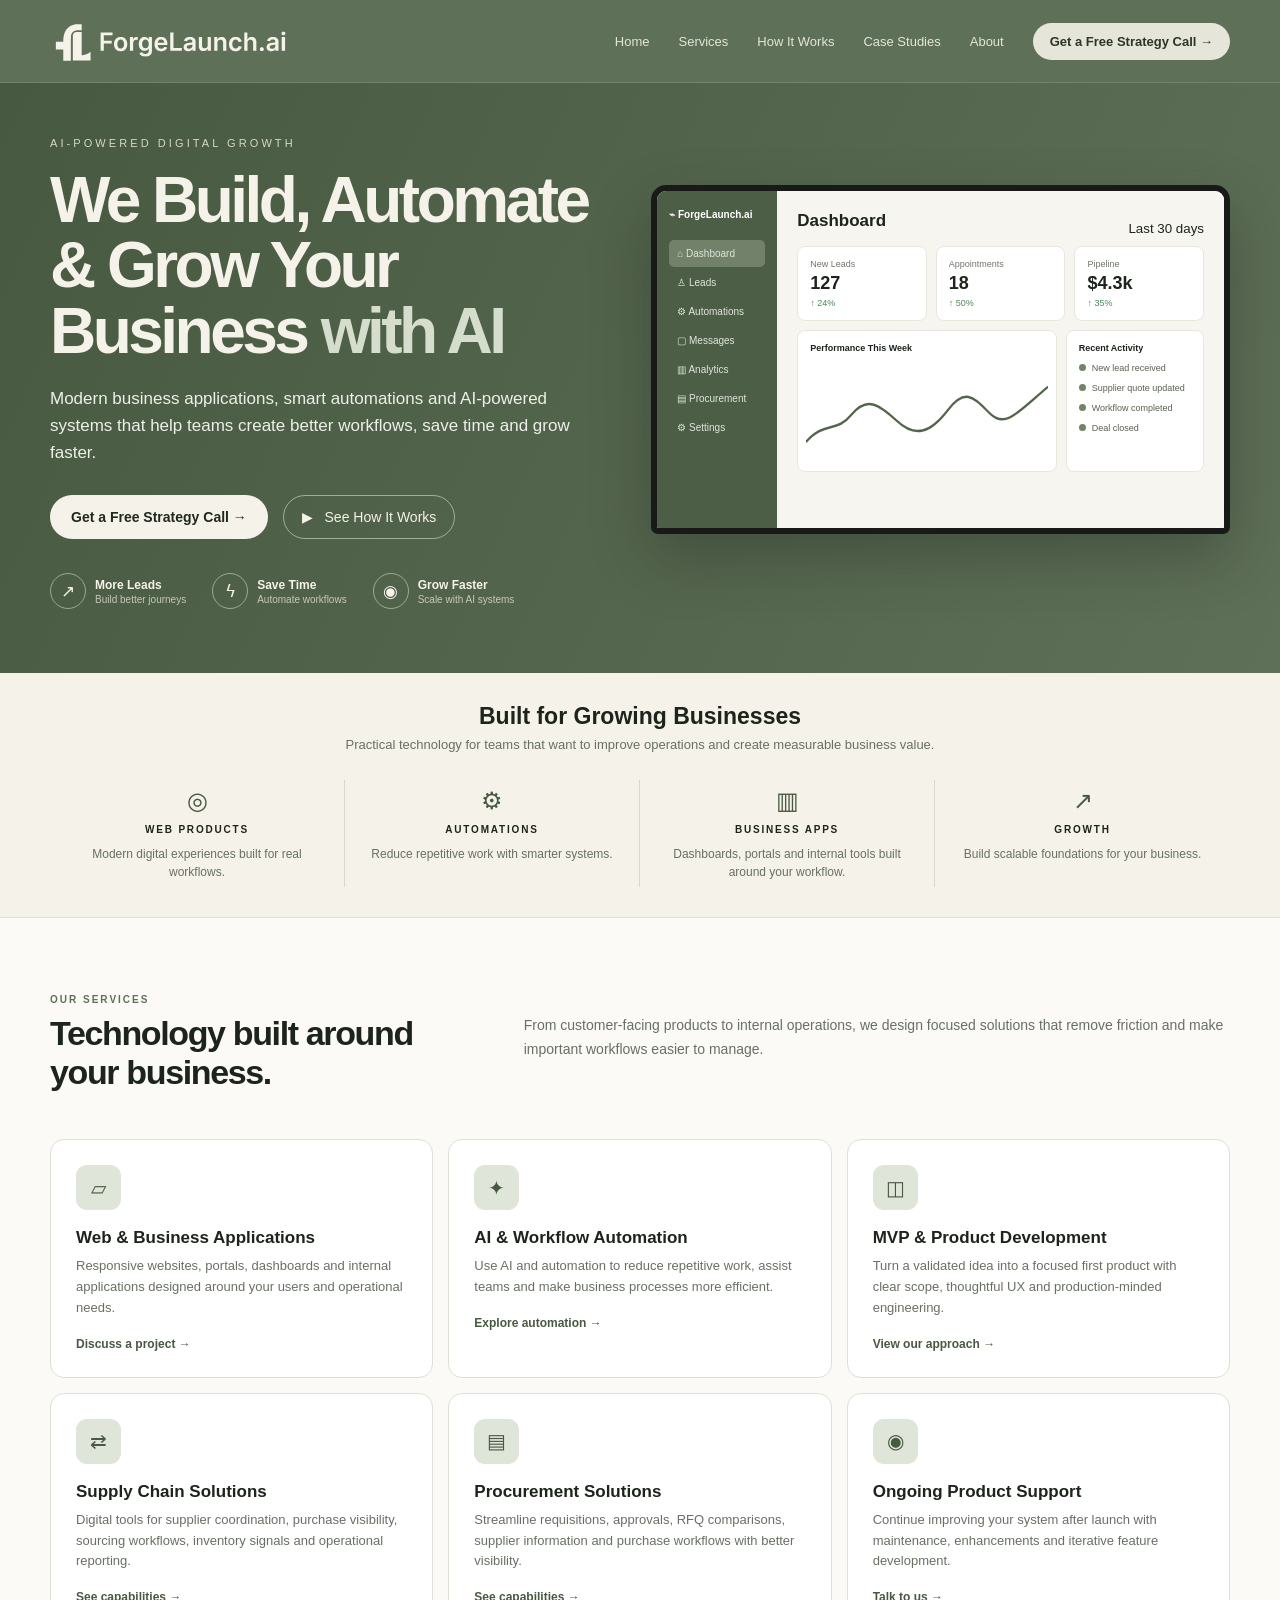
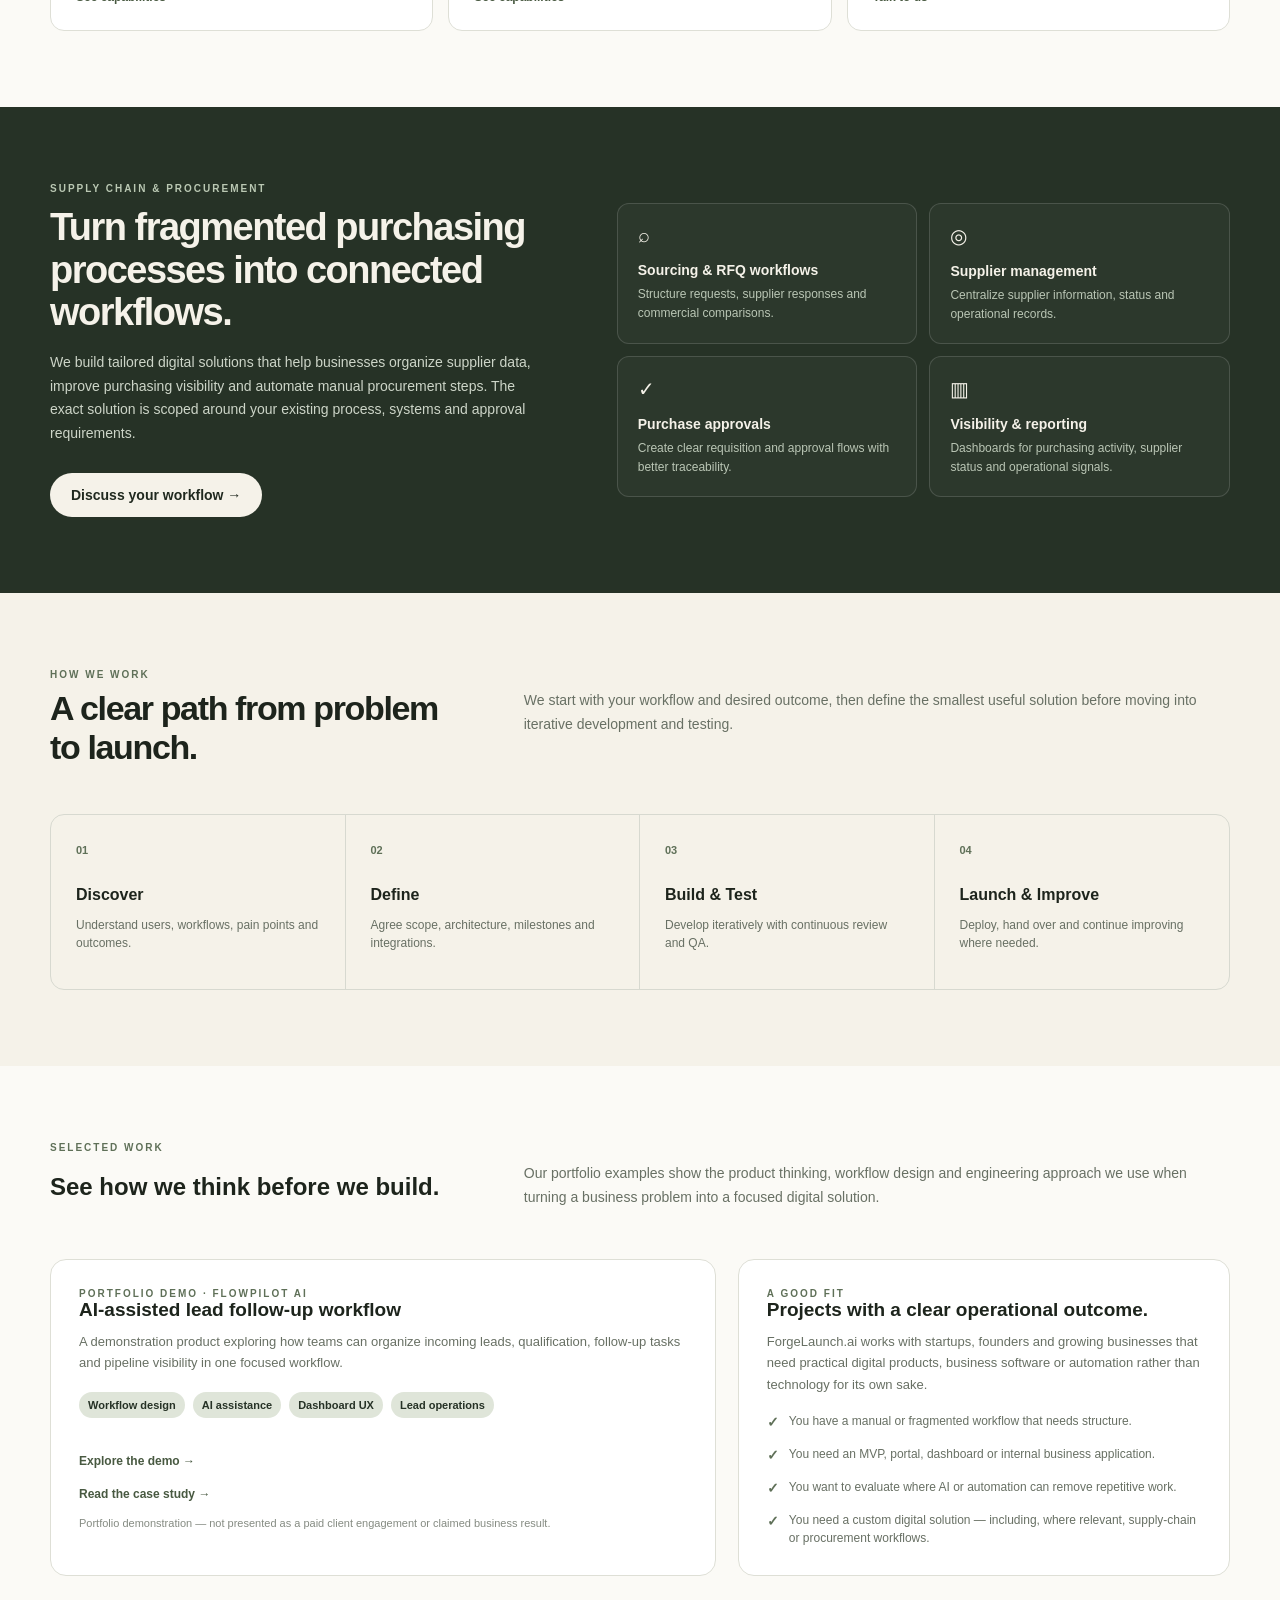
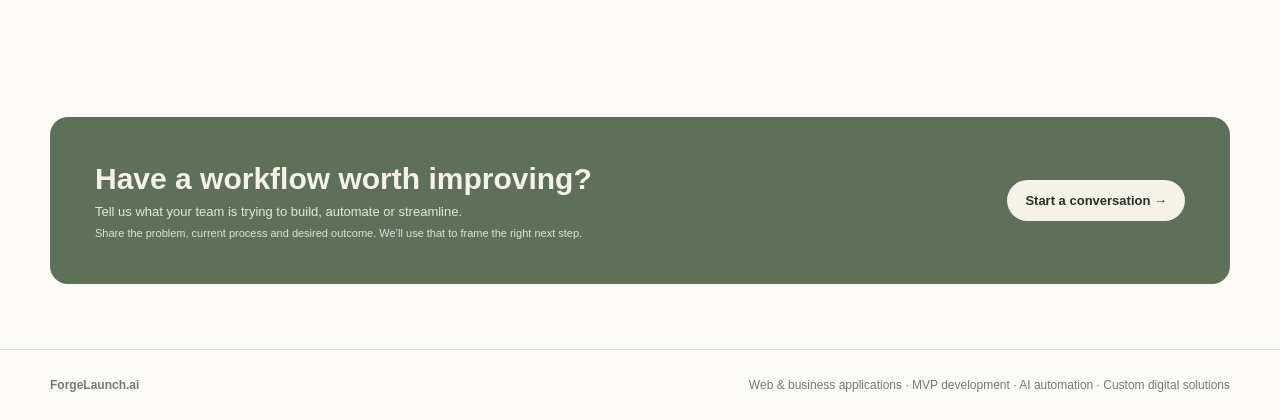
<file: index.html>
<!doctype html><html lang="en"><head><meta charset="utf-8"><meta name="viewport" content="width=device-width,initial-scale=1"><meta name="description" content="ForgeLaunch.ai builds websites, business applications, MVPs, AI automations and custom digital solutions for startups and growing businesses, with supply chain and procurement as additional specialist services."><title>ForgeLaunch.ai — Build, Automate & Grow</title>
<style>
:root{--olive:#5f7058;--olive2:#485941;--deep:#263226;--cream:#f5f2e9;--paper:#fbfaf6;--sage:#dfe5d9;--muted:#687064;--line:#dedfd6;--white:#fff}
*{box-sizing:border-box}html{scroll-behavior:smooth}body{margin:0;font-family:-apple-system,BlinkMacSystemFont,"SF Pro Display","Segoe UI",Roboto,Arial,sans-serif;color:#1d241c;background:var(--paper);-webkit-font-smoothing:antialiased}a{text-decoration:none;color:inherit}.wrap{width:min(1180px,calc(100% - 42px));margin:auto}
header{background:var(--olive);color:var(--cream);border-bottom:1px solid #ffffff22}.nav{height:82px;display:flex;align-items:center;justify-content:space-between}.brand{display:flex;align-items:center;gap:11px;font-size:20px;font-weight:750;letter-spacing:-.03em;height:82px;line-height:1}.brand-logo{display:block;width:320px;height:auto;max-height:64px;flex:0 0 320px;object-fit:contain;object-position:left center}.brand>span{display:flex;align-items:baseline;white-space:nowrap}.monogram{width:39px;height:39px;position:relative;color:var(--cream)}.monogram .f{position:absolute;left:3px;top:12px;width:17px;height:20px;border-left:6px solid currentColor;border-top:6px solid currentColor}.monogram .f:after{content:"";position:absolute;left:0;top:5px;width:13px;border-top:5px solid currentColor}.monogram .l{position:absolute;right:3px;top:4px;width:17px;height:29px;border-left:6px solid currentColor;border-bottom:6px solid currentColor;border-radius:12px 0 0 0}.brand small{font-weight:500;opacity:.72}.links{display:flex;align-items:center;gap:29px;font-size:13px}.links a{opacity:.9}.navcta{background:var(--cream);color:#253023!important;padding:11px 17px;border-radius:999px;font-weight:700}.menu-toggle{display:none;width:44px;height:44px;border:1px solid #ffffff55;border-radius:10px;background:transparent;color:var(--cream);font-size:24px;place-items:center;cursor:pointer}.nav{position:relative}
.hero{background:linear-gradient(115deg,var(--olive2),var(--olive));color:var(--cream);overflow:hidden}.hero-grid{display:grid;grid-template-columns:1fr 1.05fr;gap:50px;align-items:center;padding:54px 0 64px}.eyebrow{font-size:11px;letter-spacing:.28em;text-transform:uppercase;opacity:.82}.hero h1{font-size:clamp(45px,5vw,65px);line-height:1.02;letter-spacing:-.055em;margin:19px 0 21px;max-width:620px}.hero h1 span{color:#d5ddcc}.lead{font-size:17px;line-height:1.6;color:#edf0e8;max-width:600px}.actions{display:flex;gap:15px;align-items:center;margin:29px 0 34px}.primary{background:var(--cream);color:#20291f;padding:14px 21px;border-radius:999px;font-size:14px;font-weight:700}.secondary{border:1px solid #e9eee188;padding:13px 18px;border-radius:999px;font-size:14px}.benefits{display:flex;gap:26px}.benefit{font-size:12px;display:flex;align-items:center;gap:9px}.bi{width:36px;height:36px;border:1px solid #e8ede080;border-radius:50%;display:grid;place-items:center;font-size:17px}.benefit small{display:block;opacity:.72;margin-top:2px}
.visual{position:relative;min-height:425px}.laptop{position:absolute;left:0;top:24px;width:100%;background:#121713;border:6px solid #171a17;border-radius:15px 15px 7px 7px;box-shadow:0 25px 60px #1c251b55;overflow:hidden}.app{display:grid;grid-template-columns:120px 1fr;min-height:337px;background:#f5f3ec}.side{background:#4d5e47;color:#dfe6da;padding:18px 12px;font-size:10px}.sidebrand{font-weight:750;color:white;margin-bottom:20px}.side div:not(.sidebrand){padding:8px;border-radius:5px;margin:2px 0}.side .on{background:#728169}.dash{padding:20px;background:#f6f5f0;color:#1d241c}.dashhead{display:flex;justify-content:space-between;align-items:center}.dash h3{margin:0 0 15px;font-size:17px}.stats{display:grid;grid-template-columns:repeat(3,1fr);gap:9px}.stat{background:white;border:1px solid #e8e7df;border-radius:8px;padding:12px;color:#70766c;font-size:9px}.stat b{display:block;font-size:18px;color:#1d241c;margin:4px 0}.up{color:#498a56}.lower{display:grid;grid-template-columns:1.5fr .8fr;gap:9px;margin-top:9px}.chart,.activity{height:142px;background:white;border:1px solid #e8e7df;border-radius:8px;padding:12px;font-size:9px;position:relative}.chart svg{position:absolute;left:8px;bottom:12px;width:94%;height:85px}.activity p{margin:10px 0;color:#586052}.activity i{display:inline-block;width:7px;height:7px;border-radius:50%;background:#718466;margin-right:6px}
.trust{background:var(--cream);padding:30px 0;border-bottom:1px solid var(--line)}.trust h2{text-align:center;font-size:23px;margin:0 0 7px}.trust>div>p{text-align:center;color:var(--muted);font-size:13px;margin:0 0 28px}.trustgrid{display:grid;grid-template-columns:repeat(4,1fr)}.trustitem{text-align:center;padding:7px 22px;border-right:1px solid #d7d8cf}.trustitem:last-child{border:0}.trusticon{font-size:24px;color:var(--olive2)}.trustitem b{display:block;font-size:10px;letter-spacing:.18em;margin:9px 0}.trustitem span{font-size:12px;color:var(--muted)}
.section{padding:76px 0}.sectionhead{display:grid;grid-template-columns:.75fr 1.25fr;gap:50px;margin-bottom:38px}.label{font-size:10px;letter-spacing:.2em;color:var(--olive);font-weight:800;text-transform:uppercase}.section h2{font-size:34px;letter-spacing:-.04em;margin:9px 0}.sectionhead p{color:var(--muted);line-height:1.7;margin:20px 0 0;font-size:14px}.cards{display:grid;grid-template-columns:repeat(3,1fr);gap:15px}.card{background:white;border:1px solid var(--line);border-radius:14px;padding:25px;min-height:230px}.cardicon{width:45px;height:45px;border-radius:11px;background:var(--sage);color:var(--olive2);display:grid;place-items:center;font-size:20px}.card h3{font-size:17px;margin:18px 0 8px}.card p{font-size:13px;line-height:1.6;color:var(--muted);margin:0}.card a{display:inline-block;margin-top:18px;font-size:12px;font-weight:700;color:var(--olive2)}
.supply{background:var(--deep);color:var(--cream)}.supplygrid{display:grid;grid-template-columns:.9fr 1.1fr;gap:65px;align-items:center}.supply h2{font-size:38px;line-height:1.12;margin:12px 0 17px}.supply p{color:#cdd5c8;font-size:14px;line-height:1.7}.capabilities{display:grid;grid-template-columns:1fr 1fr;gap:12px}.cap{border:1px solid #ffffff24;border-radius:12px;padding:20px;background:#ffffff08}.cap b{display:block;font-size:14px;margin-bottom:6px}.cap span{font-size:12px;color:#bac6b5;line-height:1.5}.capicon{font-size:20px;margin-bottom:15px}
.process{background:var(--cream)}.steps{display:grid;grid-template-columns:repeat(4,1fr);border:1px solid #d7d9d0;border-radius:14px;overflow:hidden}.step{padding:25px;border-right:1px solid #d7d9d0}.step:last-child{border:0}.step em{font-style:normal;color:var(--olive);font-size:11px;font-weight:800}.step h3{font-size:16px;margin:28px 0 7px}.step p{font-size:12px;color:var(--muted);line-height:1.5}
.cta{padding:65px 0}.ctabox{background:var(--olive);color:var(--cream);border-radius:18px;padding:45px;display:flex;align-items:center;justify-content:space-between}.ctabox h2{font-size:30px;margin:0 0 8px}.ctabox p{font-size:13px;margin:0;color:#e2e7dc}.ctabtn{background:var(--cream);color:#263226;padding:13px 18px;border-radius:999px;font-size:13px;font-weight:700}footer{border-top:1px solid var(--line);padding:28px 0;color:#747b70;font-size:12px}.foot{display:flex;justify-content:space-between}
@media(max-width:850px){.menu-toggle{display:grid}.links{display:none;position:absolute;top:72px;left:14px;right:14px;z-index:50;background:var(--paper);color:var(--deep);padding:10px;border-radius:14px;box-shadow:0 18px 45px #17201638;flex-direction:column;align-items:stretch;gap:2px}.links.open{display:flex}.links a,.links a:not(.navcta){display:block!important;padding:13px 14px;border-radius:9px;font-size:15px;opacity:1}.links .navcta{background:var(--olive);color:var(--cream)!important;text-align:center;margin-top:4px}.hero-grid,.sectionhead,.supplygrid{grid-template-columns:1fr}.hero-grid,.sectionhead,.supplygrid{grid-template-columns:1fr}.hero-grid{padding-top:42px}.visual{min-height:380px}.cards{grid-template-columns:1fr 1fr}.steps{grid-template-columns:1fr 1fr}.step:nth-child(2){border-right:0}.step{border-bottom:1px solid #d7d9d0}.trustgrid{grid-template-columns:1fr 1fr;gap:20px}.trustitem:nth-child(2){border-right:0}.ctabox{display:block}.ctabtn{display:inline-block;margin-top:22px}}
@media(max-width:560px){.wrap{width:calc(100% - 32px)}.nav{height:72px;position:relative}.brand{height:72px;min-width:0}.brand-logo{width:min(230px,70vw);max-width:100%;height:auto;max-height:52px;flex:0 1 auto}.menu-toggle{flex:0 0 44px}.hero-grid{padding:38px 0 46px;gap:30px}.hero h1{font-size:clamp(36px,11vw,48px);line-height:1.04;margin:15px 0 18px}.lead{font-size:16px}.actions{align-items:stretch;flex-direction:column;margin:24px 0 28px}.primary,.secondary{text-align:center;width:100%}.benefits{display:grid;grid-template-columns:1fr;gap:13px}.benefit{font-size:13px}.visual{min-height:0}.laptop{position:relative;top:auto;left:auto;width:100%;border-width:4px}.app{display:block;min-height:0}.side{display:none}.dash{padding:12px}.dashhead small{font-size:10px}.stats{grid-template-columns:1fr;gap:7px}.stat{font-size:11px;padding:10px}.stat b{font-size:20px}.lower{grid-template-columns:1fr}.chart{height:145px}.activity{display:none}.trust{padding:34px 0}.trust h2{font-size:24px}.trustgrid{grid-template-columns:1fr;gap:0}.trustitem,.trustitem:nth-child(2){border-right:0;border-bottom:1px solid #d7d8cf;padding:18px 10px}.trustitem:last-child{border-bottom:0}.section{padding:52px 0}.section h2{font-size:32px}.sectionhead{gap:4px;margin-bottom:28px}.cards,.capabilities,.steps{grid-template-columns:1fr}.card{min-height:0;padding:22px}.supplygrid{gap:30px}.supply h2{font-size:31px}.step{border-right:0;padding:22px}.ctabox{padding:26px 22px}.ctabox h2{font-size:27px}.foot{display:block;line-height:1.6}.foot span{display:block;margin-top:8px}}
.proof{padding:76px 0;background:var(--paper)}.proofgrid{display:grid;grid-template-columns:1.15fr .85fr;gap:22px;margin-top:28px}.proofcard,.fitcard{border:1px solid var(--line);border-radius:16px;padding:28px;background:#fff}.proofcard h3,.fitcard h3{margin:0 0 10px;font-size:19px}.proofcard p,.fitcard p{margin:0;color:var(--muted);font-size:13px;line-height:1.65}.proofmeta{display:flex;gap:8px;flex-wrap:wrap;margin:18px 0}.proofmeta span{font-size:11px;font-weight:750;background:var(--sage);color:var(--deep);padding:7px 9px;border-radius:999px}.prooflink{display:inline-block;margin-top:18px;color:var(--olive2);font-size:12px;font-weight:800}.fitlist{display:grid;gap:12px;margin-top:17px}.fit{display:flex;gap:10px;align-items:flex-start;font-size:12px;color:var(--muted);line-height:1.5}.fit b{color:var(--olive);font-size:14px}.note{margin-top:15px;font-size:11px;color:#858b82}.cta small{display:block;margin-top:8px;color:#dce3d8;font-size:11px}@media(max-width:850px){.proofgrid{grid-template-columns:1fr}}</style></head><body>
<header><div class="wrap nav"><a class="brand" href="#"><img class="brand-logo" src="./assets/forgelaunch-logo-approved.svg?v=c8ae5cc6" width="320" height="84" alt="ForgeLaunch.ai"></a><button class="menu-toggle" type="button" aria-label="Open navigation" aria-expanded="false">☰</button><nav class="links" id="mobile-nav"><a href="#">Home</a><a href="#services">Services</a><a href="#process">How It Works</a><a href="./case-study/">Case Studies</a><a href="#contact">About</a><a class="navcta" href="#contact">Get a Free Strategy Call →</a></nav></div></header>
<section class="hero"><div class="wrap hero-grid"><div><div class="eyebrow">AI-powered digital growth</div><h1>We Build, Automate & Grow Your Business <span>with AI</span></h1><p class="lead">Modern business applications, smart automations and AI-powered systems that help teams create better workflows, save time and grow faster.</p><div class="actions"><a class="primary" href="#contact">Get a Free Strategy Call →</a><a class="secondary" href="#services">▶ &nbsp; See How It Works</a></div><div class="benefits"><div class="benefit"><span class="bi">↗</span><span><b>More Leads</b><small>Build better journeys</small></span></div><div class="benefit"><span class="bi">ϟ</span><span><b>Save Time</b><small>Automate workflows</small></span></div><div class="benefit"><span class="bi">◉</span><span><b>Grow Faster</b><small>Scale with AI systems</small></span></div></div></div>
<div class="visual"><div class="laptop"><div class="app"><aside class="side"><div class="sidebrand">⌁ ForgeLaunch.ai</div><div class="on">⌂ Dashboard</div><div>♙ Leads</div><div>⚙ Automations</div><div>▢ Messages</div><div>▥ Analytics</div><div>▤ Procurement</div><div>⚙ Settings</div></aside><main class="dash"><div class="dashhead"><h3>Dashboard</h3><small>Last 30 days</small></div><div class="stats"><div class="stat">New Leads<b>127</b><span class="up">↑ 24%</span></div><div class="stat">Appointments<b>18</b><span class="up">↑ 50%</span></div><div class="stat">Pipeline<b>$4.3k</b><span class="up">↑ 35%</span></div></div><div class="lower"><div class="chart"><b>Performance This Week</b><svg viewBox="0 0 400 100" preserveAspectRatio="none"><path d="M0,80 C30,55 50,70 75,48 S120,35 150,55 S205,70 235,42 S280,30 305,47 S350,45 400,15" fill="none" stroke="#53664d" stroke-width="3"/></svg></div><div class="activity"><b>Recent Activity</b><p><i></i>New lead received</p><p><i></i>Supplier quote updated</p><p><i></i>Workflow completed</p><p><i></i>Deal closed</p></div></div></main></div></div></div></div></section>
<section class="trust"><div class="wrap"><h2>Built for Growing Businesses</h2><p>Practical technology for teams that want to improve operations and create measurable business value.</p><div class="trustgrid"><div class="trustitem"><div class="trusticon">◎</div><b>WEB PRODUCTS</b><span>Modern digital experiences built for real workflows.</span></div><div class="trustitem"><div class="trusticon">⚙</div><b>AUTOMATIONS</b><span>Reduce repetitive work with smarter systems.</span></div><div class="trustitem"><div class="trusticon">▥</div><b>BUSINESS APPS</b><span>Dashboards, portals and internal tools built around your workflow.</span></div><div class="trustitem"><div class="trusticon">↗</div><b>GROWTH</b><span>Build scalable foundations for your business.</span></div></div></div></section>
<section class="section" id="services"><div class="wrap"><div class="sectionhead"><div><div class="label">Our services</div><h2>Technology built around your business.</h2></div><p>From customer-facing products to internal operations, we design focused solutions that remove friction and make important workflows easier to manage.</p></div><div class="cards">
<div class="card"><div class="cardicon">▱</div><h3>Web & Business Applications</h3><p>Responsive websites, portals, dashboards and internal applications designed around your users and operational needs.</p><a href="#contact">Discuss a project →</a></div>
<div class="card"><div class="cardicon">✦</div><h3>AI & Workflow Automation</h3><p>Use AI and automation to reduce repetitive work, assist teams and make business processes more efficient.</p><a href="#contact">Explore automation →</a></div>
<div class="card"><div class="cardicon">◫</div><h3>MVP & Product Development</h3><p>Turn a validated idea into a focused first product with clear scope, thoughtful UX and production-minded engineering.</p><a href="./case-study/">View our approach →</a></div>
<div class="card"><div class="cardicon">⇄</div><h3>Supply Chain Solutions</h3><p>Digital tools for supplier coordination, purchase visibility, sourcing workflows, inventory signals and operational reporting.</p><a href="#supply">See capabilities →</a></div>
<div class="card"><div class="cardicon">▤</div><h3>Procurement Solutions</h3><p>Streamline requisitions, approvals, RFQ comparisons, supplier information and purchase workflows with better visibility.</p><a href="#supply">See capabilities →</a></div>
<div class="card"><div class="cardicon">◉</div><h3>Ongoing Product Support</h3><p>Continue improving your system after launch with maintenance, enhancements and iterative feature development.</p><a href="#contact">Talk to us →</a></div></div></div></section>
<section class="section supply" id="supply"><div class="wrap supplygrid"><div><div class="label" style="color:#bac8b3">Supply chain & procurement</div><h2>Turn fragmented purchasing processes into connected workflows.</h2><p>We build tailored digital solutions that help businesses organize supplier data, improve purchasing visibility and automate manual procurement steps. The exact solution is scoped around your existing process, systems and approval requirements.</p><a class="primary" style="display:inline-block;margin-top:13px" href="#contact">Discuss your workflow →</a></div><div class="capabilities"><div class="cap"><div class="capicon">⌕</div><b>Sourcing & RFQ workflows</b><span>Structure requests, supplier responses and commercial comparisons.</span></div><div class="cap"><div class="capicon">◎</div><b>Supplier management</b><span>Centralize supplier information, status and operational records.</span></div><div class="cap"><div class="capicon">✓</div><b>Purchase approvals</b><span>Create clear requisition and approval flows with better traceability.</span></div><div class="cap"><div class="capicon">▥</div><b>Visibility & reporting</b><span>Dashboards for purchasing activity, supplier status and operational signals.</span></div></div></div></section>
<section class="section process" id="process"><div class="wrap"><div class="sectionhead"><div><div class="label">How we work</div><h2>A clear path from problem to launch.</h2></div><p>We start with your workflow and desired outcome, then define the smallest useful solution before moving into iterative development and testing.</p></div><div class="steps"><div class="step"><em>01</em><h3>Discover</h3><p>Understand users, workflows, pain points and outcomes.</p></div><div class="step"><em>02</em><h3>Define</h3><p>Agree scope, architecture, milestones and integrations.</p></div><div class="step"><em>03</em><h3>Build & Test</h3><p>Develop iteratively with continuous review and QA.</p></div><div class="step"><em>04</em><h3>Launch & Improve</h3><p>Deploy, hand over and continue improving where needed.</p></div></div></div></section>
<section class="proof" id="work"><div class="wrap"><div class="sectionhead"><div><div class="label">Selected work</div><h2>See how we think before we build.</h2></div><p>Our portfolio examples show the product thinking, workflow design and engineering approach we use when turning a business problem into a focused digital solution.</p></div><div class="proofgrid"><div class="proofcard"><div class="label">Portfolio demo · FlowPilot AI</div><h3>AI-assisted lead follow-up workflow</h3><p>A demonstration product exploring how teams can organize incoming leads, qualification, follow-up tasks and pipeline visibility in one focused workflow.</p><div class="proofmeta"><span>Workflow design</span><span>AI assistance</span><span>Dashboard UX</span><span>Lead operations</span></div><a class="prooflink" href="./demo/">Explore the demo →</a><br><a class="prooflink" href="./case-study/">Read the case study →</a><div class="note">Portfolio demonstration — not presented as a paid client engagement or claimed business result.</div></div><div class="fitcard"><div class="label">A good fit</div><h3>Projects with a clear operational outcome.</h3><p>ForgeLaunch.ai works with startups, founders and growing businesses that need practical digital products, business software or automation rather than technology for its own sake.</p><div class="fitlist"><div class="fit"><b>✓</b><span>You have a manual or fragmented workflow that needs structure.</span></div><div class="fit"><b>✓</b><span>You need an MVP, portal, dashboard or internal business application.</span></div><div class="fit"><b>✓</b><span>You want to evaluate where AI or automation can remove repetitive work.</span></div><div class="fit"><b>✓</b><span>You need a custom digital solution — including, where relevant, supply-chain or procurement workflows.</span></div></div></div></div></div></section><section class="cta" id="contact"><div class="wrap"><div class="ctabox"><div><h2>Have a workflow worth improving?</h2><p>Tell us what your team is trying to build, automate or streamline.</p><small>Share the problem, current process and desired outcome. We’ll use that to frame the right next step.</small></div><a class="ctabtn" href="mailto:forgelaunch.ai@gmail.com">Start a conversation →</a></div></div></section>
<footer><div class="wrap foot"><b>ForgeLaunch.ai</b><span>Web & business applications · MVP development · AI automation · Custom digital solutions</span></div></footer><script>const mt=document.querySelector(".menu-toggle"),mn=document.querySelector("#mobile-nav");if(mt&&mn){mt.addEventListener("click",()=>{const o=mn.classList.toggle("open");mt.setAttribute("aria-expanded",String(o));mt.textContent=o?"×":"☰"});mn.querySelectorAll("a").forEach(a=>a.addEventListener("click",()=>{mn.classList.remove("open");mt.setAttribute("aria-expanded","false");mt.textContent="☰"}));}</script></body></html>
</file>
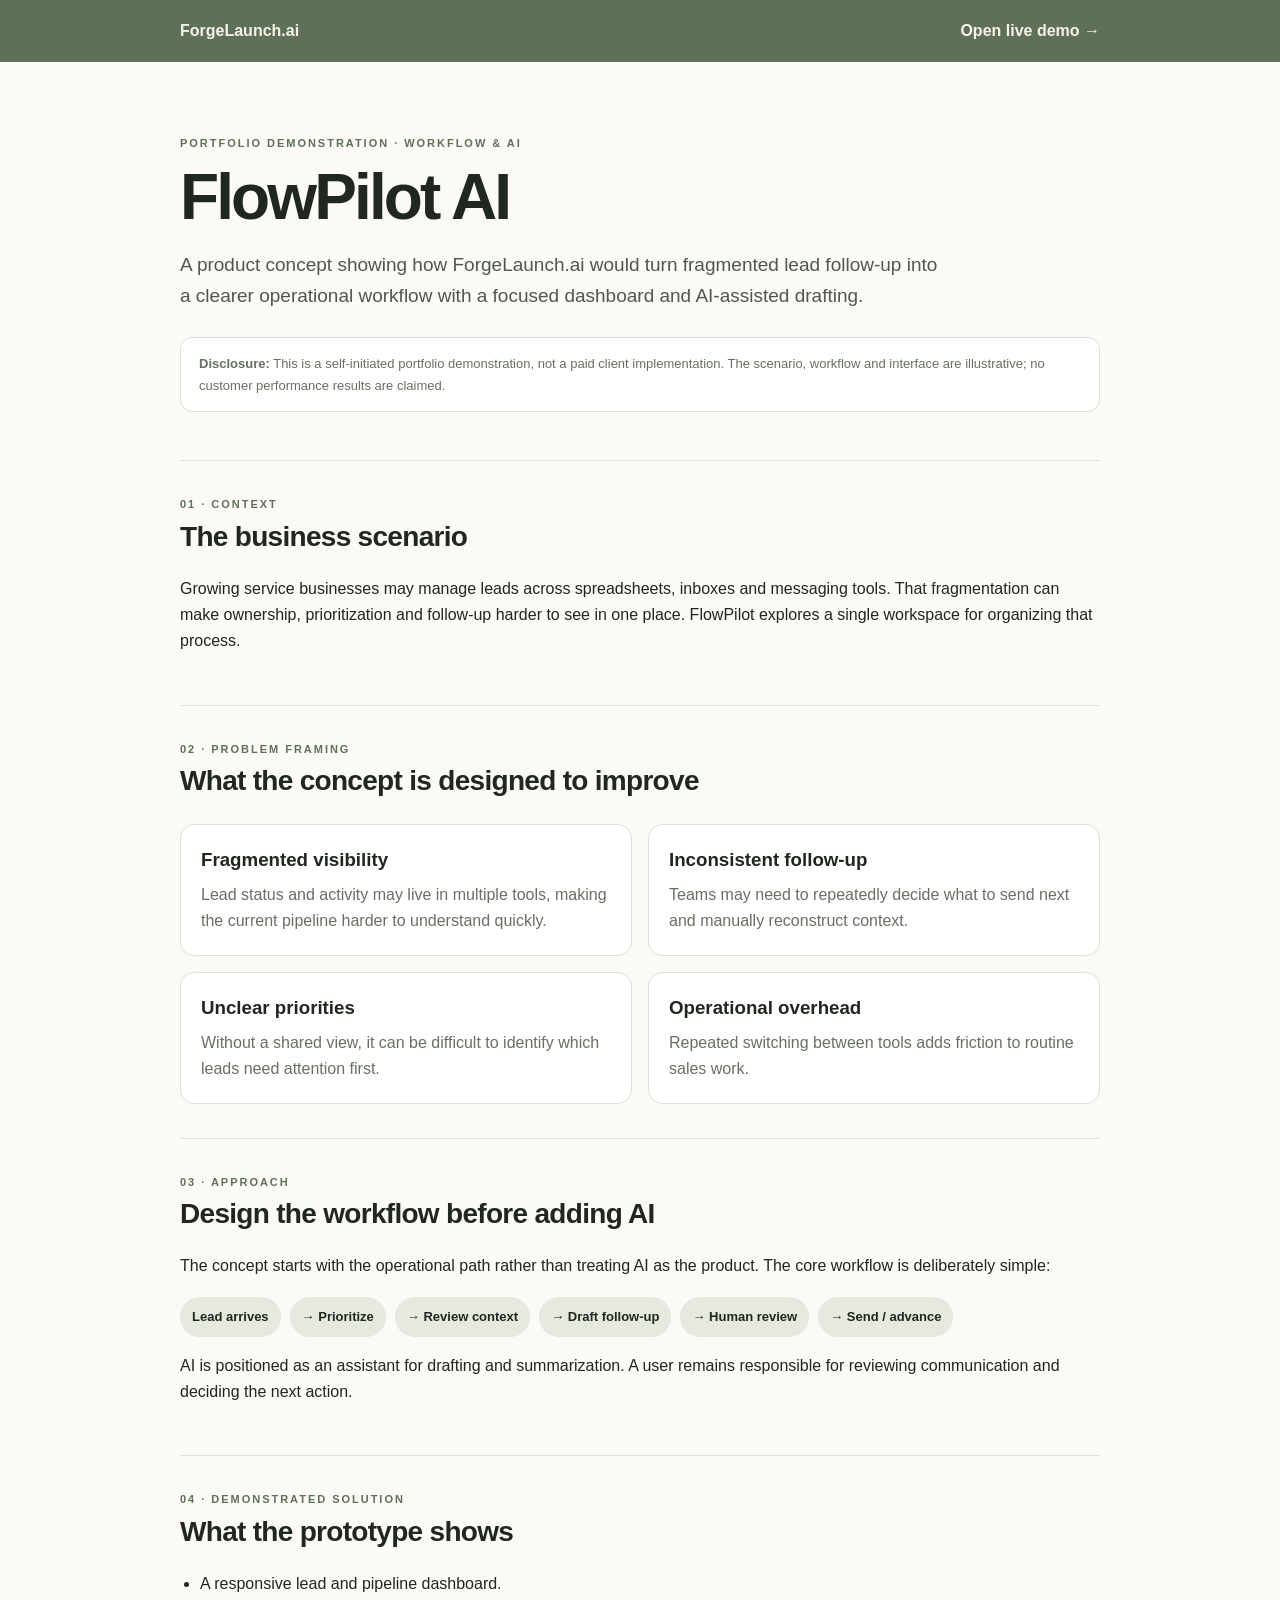
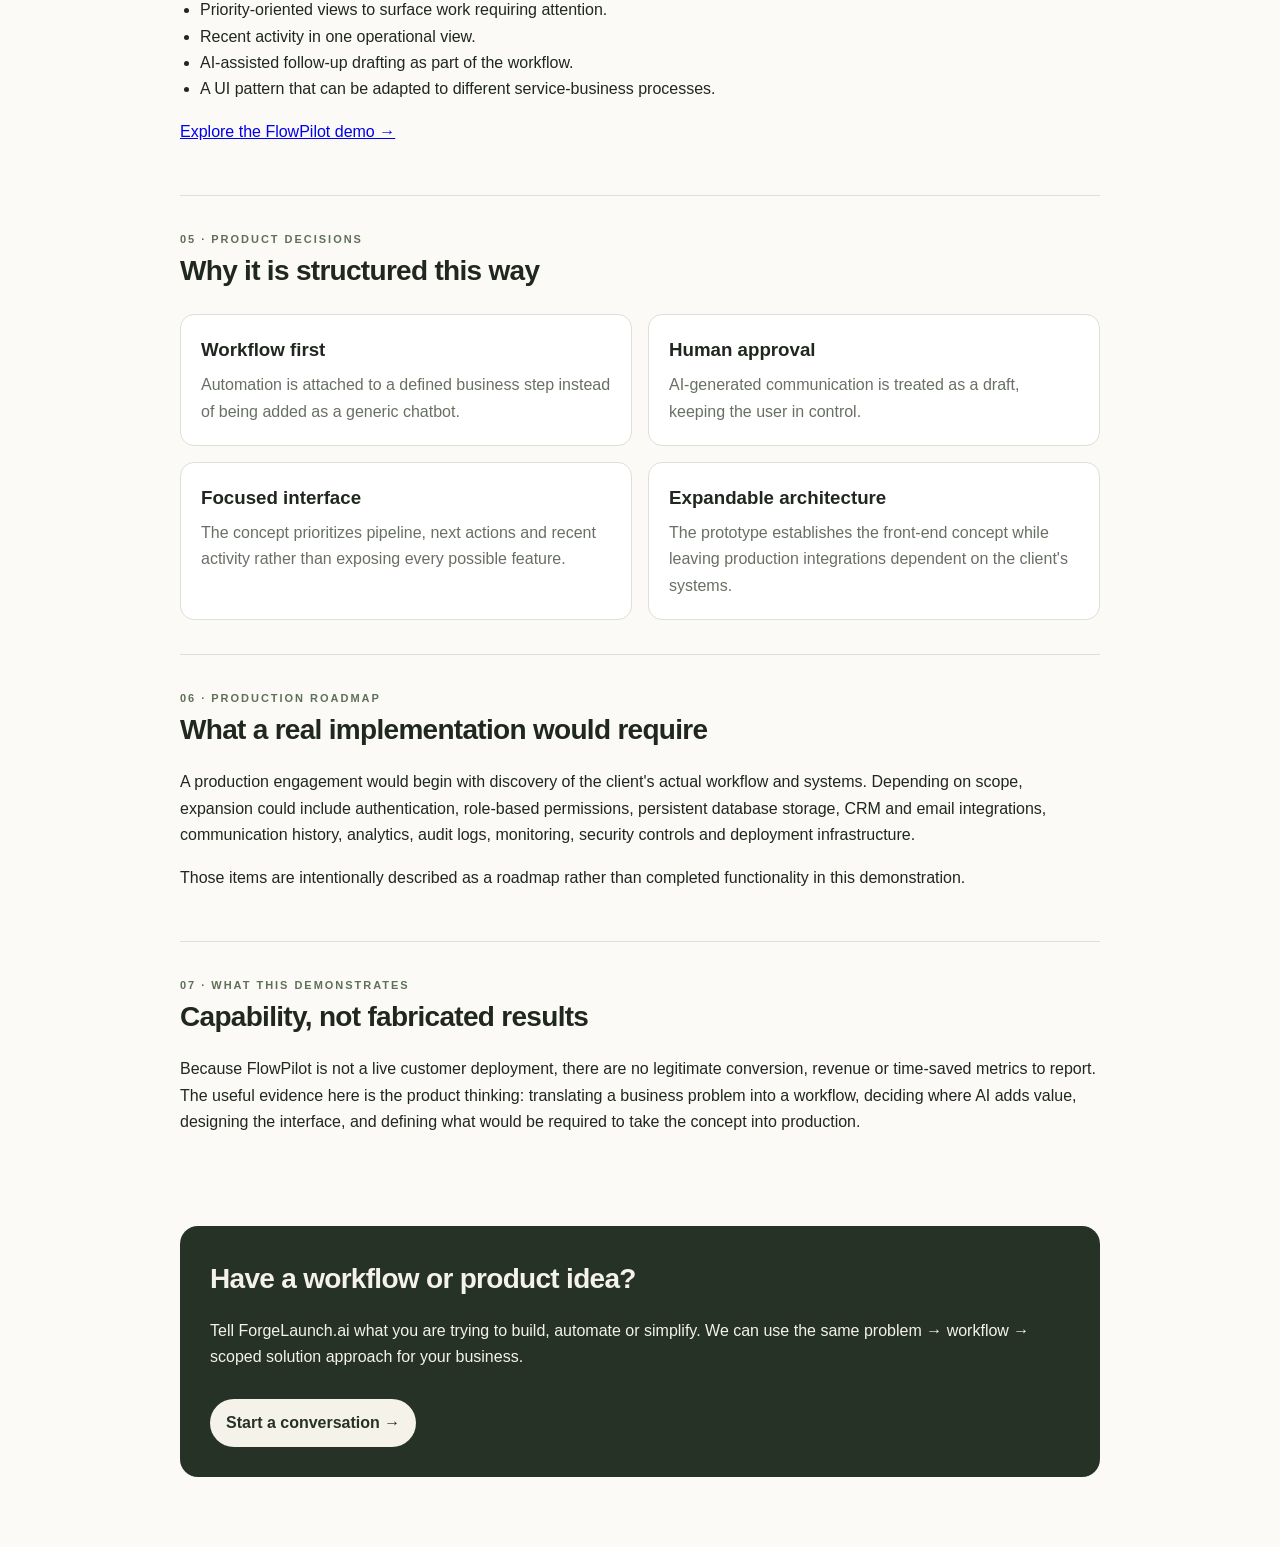
<file: case-study/index.html>
<!doctype html>
<html lang="en"><head><meta charset="utf-8"><meta name="viewport" content="width=device-width,initial-scale=1">
<meta name="description" content="FlowPilot AI portfolio demonstration by ForgeLaunch.ai — a concept for centralizing lead workflows and AI-assisted follow-up.">
<title>FlowPilot AI — ForgeLaunch.ai Portfolio Case Study</title>
<style>
:root{--olive:#5f7058;--deep:#263226;--cream:#f5f2e9;--paper:#fbfaf6;--muted:#687064;--line:#dedfd6}
*{box-sizing:border-box}body{margin:0;font-family:-apple-system,BlinkMacSystemFont,"Segoe UI",Arial,sans-serif;background:var(--paper);color:#20271f;line-height:1.65}.wrap{width:min(920px,calc(100% - 36px));margin:auto}header{background:var(--olive);color:var(--cream);padding:18px 0}.top{display:flex;justify-content:space-between;align-items:center;gap:20px}.top a{color:inherit;text-decoration:none;font-weight:700}.hero{padding:72px 0 48px}.label{text-transform:uppercase;letter-spacing:.18em;font-size:11px;color:var(--olive);font-weight:800}.hero h1{font-size:clamp(38px,6vw,64px);line-height:1.02;letter-spacing:-.045em;margin:12px 0 18px}.lead{font-size:19px;color:#4f584c;max-width:760px}.disclosure{margin-top:26px;padding:15px 18px;border:1px solid var(--line);border-radius:12px;background:#fff;font-size:13px;color:var(--muted)}section{padding:34px 0;border-top:1px solid var(--line)}h2{font-size:28px;letter-spacing:-.025em;margin:0 0 12px}h3{margin:0 0 6px}.grid{display:grid;grid-template-columns:repeat(2,1fr);gap:16px;margin-top:20px}.card{background:#fff;border:1px solid var(--line);border-radius:14px;padding:20px}.card p{margin:0;color:var(--muted)}ul{padding-left:20px}.flow{display:flex;flex-wrap:wrap;gap:9px;margin-top:18px}.flow span{background:#e5e9df;padding:9px 12px;border-radius:999px;font-size:13px;font-weight:700}.cta{background:var(--deep);color:var(--cream);border-radius:18px;padding:30px;margin:40px 0 70px}.cta a{display:inline-block;margin-top:12px;background:var(--cream);color:var(--deep);padding:11px 16px;border-radius:999px;text-decoration:none;font-weight:800}@media(max-width:650px){.grid{grid-template-columns:1fr}.hero{padding-top:48px}}
</style></head><body>
<header><div class="wrap top"><a href="../">ForgeLaunch.ai</a><a href="../demo/">Open live demo →</a></div></header>
<main class="wrap">
<div class="hero"><div class="label">Portfolio demonstration · Workflow & AI</div><h1>FlowPilot AI</h1><p class="lead">A product concept showing how ForgeLaunch.ai would turn fragmented lead follow-up into a clearer operational workflow with a focused dashboard and AI-assisted drafting.</p><div class="disclosure"><strong>Disclosure:</strong> This is a self-initiated portfolio demonstration, not a paid client implementation. The scenario, workflow and interface are illustrative; no customer performance results are claimed.</div></div>
<section><div class="label">01 · Context</div><h2>The business scenario</h2><p>Growing service businesses may manage leads across spreadsheets, inboxes and messaging tools. That fragmentation can make ownership, prioritization and follow-up harder to see in one place. FlowPilot explores a single workspace for organizing that process.</p></section>
<section><div class="label">02 · Problem framing</div><h2>What the concept is designed to improve</h2><div class="grid"><div class="card"><h3>Fragmented visibility</h3><p>Lead status and activity may live in multiple tools, making the current pipeline harder to understand quickly.</p></div><div class="card"><h3>Inconsistent follow-up</h3><p>Teams may need to repeatedly decide what to send next and manually reconstruct context.</p></div><div class="card"><h3>Unclear priorities</h3><p>Without a shared view, it can be difficult to identify which leads need attention first.</p></div><div class="card"><h3>Operational overhead</h3><p>Repeated switching between tools adds friction to routine sales work.</p></div></div></section>
<section><div class="label">03 · Approach</div><h2>Design the workflow before adding AI</h2><p>The concept starts with the operational path rather than treating AI as the product. The core workflow is deliberately simple:</p><div class="flow"><span>Lead arrives</span><span>→ Prioritize</span><span>→ Review context</span><span>→ Draft follow-up</span><span>→ Human review</span><span>→ Send / advance</span></div><p>AI is positioned as an assistant for drafting and summarization. A user remains responsible for reviewing communication and deciding the next action.</p></section>
<section><div class="label">04 · Demonstrated solution</div><h2>What the prototype shows</h2><ul><li>A responsive lead and pipeline dashboard.</li><li>Priority-oriented views to surface work requiring attention.</li><li>Recent activity in one operational view.</li><li>AI-assisted follow-up drafting as part of the workflow.</li><li>A UI pattern that can be adapted to different service-business processes.</li></ul><p><a href="../demo/">Explore the FlowPilot demo →</a></p></section>
<section><div class="label">05 · Product decisions</div><h2>Why it is structured this way</h2><div class="grid"><div class="card"><h3>Workflow first</h3><p>Automation is attached to a defined business step instead of being added as a generic chatbot.</p></div><div class="card"><h3>Human approval</h3><p>AI-generated communication is treated as a draft, keeping the user in control.</p></div><div class="card"><h3>Focused interface</h3><p>The concept prioritizes pipeline, next actions and recent activity rather than exposing every possible feature.</p></div><div class="card"><h3>Expandable architecture</h3><p>The prototype establishes the front-end concept while leaving production integrations dependent on the client's systems.</p></div></div></section>
<section><div class="label">06 · Production roadmap</div><h2>What a real implementation would require</h2><p>A production engagement would begin with discovery of the client's actual workflow and systems. Depending on scope, expansion could include authentication, role-based permissions, persistent database storage, CRM and email integrations, communication history, analytics, audit logs, monitoring, security controls and deployment infrastructure.</p><p>Those items are intentionally described as a roadmap rather than completed functionality in this demonstration.</p></section>
<section><div class="label">07 · What this demonstrates</div><h2>Capability, not fabricated results</h2><p>Because FlowPilot is not a live customer deployment, there are no legitimate conversion, revenue or time-saved metrics to report. The useful evidence here is the product thinking: translating a business problem into a workflow, deciding where AI adds value, designing the interface, and defining what would be required to take the concept into production.</p></section>
<div class="cta"><h2>Have a workflow or product idea?</h2><p>Tell ForgeLaunch.ai what you are trying to build, automate or simplify. We can use the same problem → workflow → scoped solution approach for your business.</p><a href="mailto:forgelaunch.ai@gmail.com">Start a conversation →</a></div>
</main></body></html>
</file>
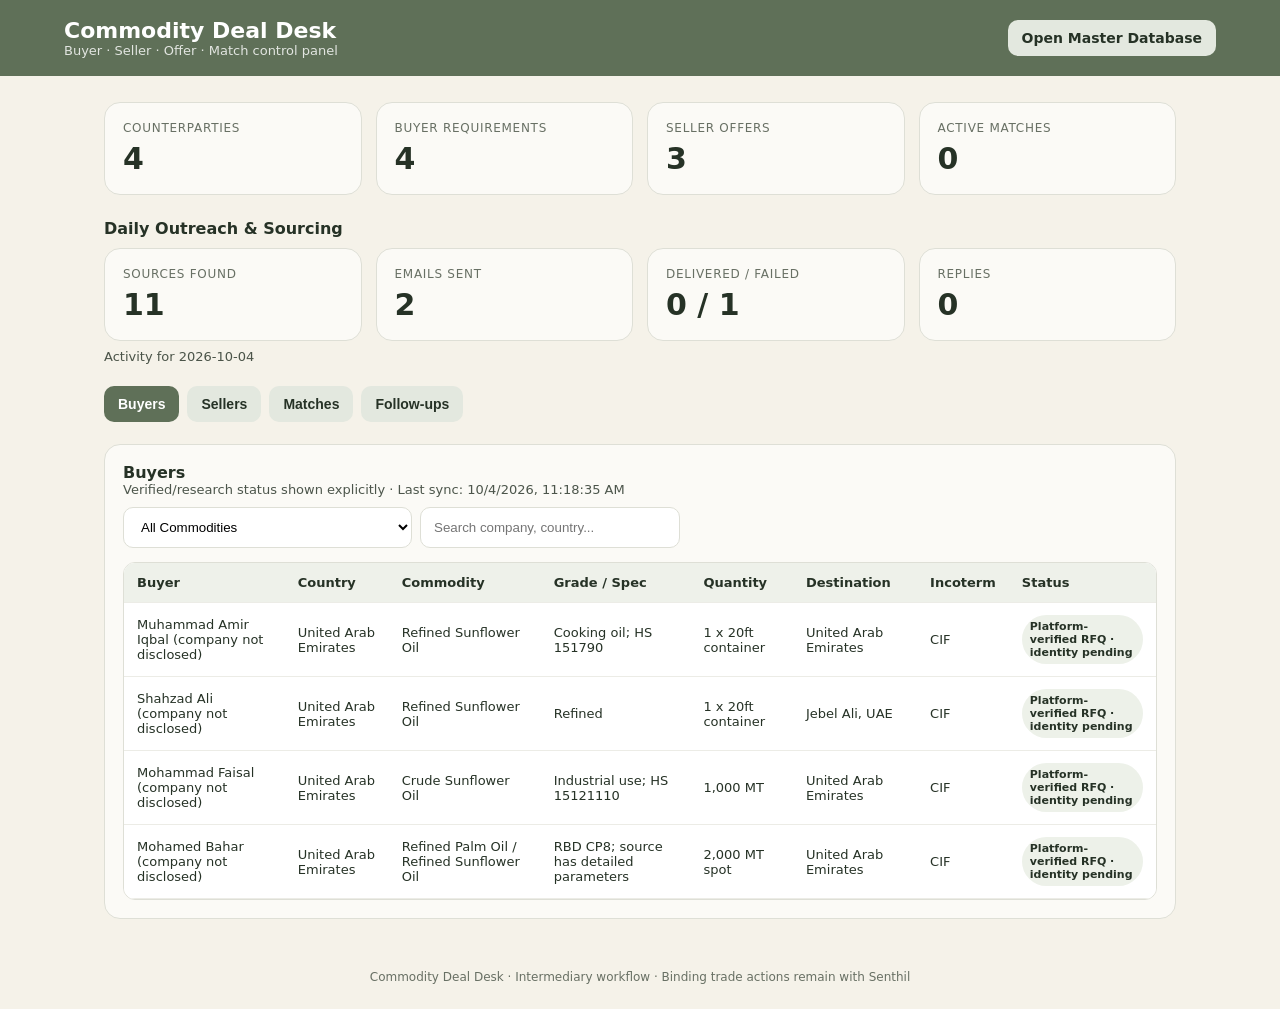
<file: commodity-desk/index.html>
<!doctype html>
<html><head><meta charset="utf-8"><meta name="viewport" content="width=device-width,initial-scale=1">
<title>Commodity Deal Desk</title>
<style>
:root{--o:#5f7058;--d:#263226;--c:#f5f2e9;--p:#fbfaf6;--l:#dedfd6;--m:#687064}*{box-sizing:border-box}body{margin:0;font-family:Inter,system-ui,Arial;background:var(--c);color:var(--d)}header{background:var(--o);color:white;padding:18px 5%;display:flex;justify-content:space-between;align-items:center;gap:20px;flex-wrap:wrap}h1{font-size:22px;margin:0}.sub{opacity:.82;font-size:13px}.wrap{max-width:1200px;margin:auto;padding:26px 5%}.cards{display:grid;grid-template-columns:repeat(4,1fr);gap:14px}.card,.panel{background:var(--p);border:1px solid var(--l);border-radius:16px;padding:18px}.num{font-size:30px;font-weight:750;margin-top:6px}.label{font-size:12px;color:var(--m);text-transform:uppercase;letter-spacing:.06em}.sectiontitle{margin:24px 0 10px;font-size:16px}nav{display:flex;gap:8px;flex-wrap:wrap;margin:22px 0}button,.btn{border:0;border-radius:10px;padding:10px 14px;background:#e3e8df;color:var(--d);font-weight:650;cursor:pointer;text-decoration:none;font-size:14px}button.active,.primary{background:var(--o);color:white}.toolbar{display:flex;gap:10px;justify-content:space-between;align-items:center;margin-bottom:14px;flex-wrap:wrap}input{padding:11px 13px;border:1px solid var(--l);border-radius:10px;background:white;min-width:260px}.tablewrap{overflow:auto;border:1px solid var(--l);border-radius:12px}table{width:100%;border-collapse:collapse;min-width:800px;background:white}th,td{padding:12px 13px;text-align:left;border-bottom:1px solid #ecece6;font-size:13px}th{background:#eef1ea;position:sticky;top:0}.pill{display:inline-block;padding:5px 8px;border-radius:999px;background:#edf1e9;font-size:11px;font-weight:700}.empty{text-align:center;padding:45px;color:var(--m)}footer{padding:25px 5%;color:var(--m);font-size:12px;text-align:center}@media(max-width:720px){.cards{grid-template-columns:1fr 1fr}.wrap{padding:18px}.card{padding:14px}input{width:100%;min-width:0}header{padding:16px 18px}}
</style></head><body>
<header><div><h1>Commodity Deal Desk</h1><div class="sub">Buyer · Seller · Offer · Match control panel</div></div><a class="btn" href="https://docs.google.com/spreadsheets/d/1MKLx8p6G01LJihZd9qc-4e2M11MV82VlevTgTSgpsVI/edit" target="_blank">Open Master Database</a></header>
<main class="wrap">
<section class="cards"><div class="card"><div class="label">Counterparties</div><div class="num" id="c0">0</div></div><div class="card"><div class="label">Buyer Requirements</div><div class="num" id="c1">0</div></div><div class="card"><div class="label">Seller Offers</div><div class="num" id="c2">0</div></div><div class="card"><div class="label">Active Matches</div><div class="num" id="c3">0</div></div></section>
<h2 class="sectiontitle">Daily Outreach & Sourcing</h2><section class="cards"><div class="card"><div class="label">Sources Found</div><div class="num" id="a0">0</div></div><div class="card"><div class="label">Emails Sent</div><div class="num" id="a1">0</div></div><div class="card"><div class="label">Delivered / Failed</div><div class="num" id="a2">0 / 0</div></div><div class="card"><div class="label">Replies</div><div class="num" id="a3">0</div></div></section>
<div class="sub" id="activityDate" style="margin-top:8px">Latest activity</div>
<nav id="nav"></nav><section class="panel"><div class="toolbar"><div><strong id="title">Buyers</strong><div class="sub">Verified/research status shown explicitly · Last sync: <span id="sync">—</span></div></div><div style="display:flex;gap:8px;flex-wrap:wrap"><select id="commodity" style="padding:11px 13px;border:1px solid var(--l);border-radius:10px;background:white"><option value="">All Commodities</option></select><input id="q" placeholder="Search company, country..."></div></div><div class="tablewrap" id="table"></div></section>
</main><footer>Commodity Deal Desk · Intermediary workflow · Binding trade actions remain with Senthil</footer>
<script>
let db={counterparties:[],buyers:[],sellers:[],matches:[],followups:[],activity:[]},active="buyers";
const cfg={counterparties:["Company","Country","Role","Commodities","Verification","Status"],buyers:["Buyer","Country","Commodity","Grade / Spec","Quantity","Destination","Incoterm","Status"],sellers:["Seller","Country","Commodity","Grade / Spec","Available Qty","Price","Origin","Incoterm","Validity","Status"],matches:["Buyer","Seller","Commodity","Quantity","Price / Basis","Match Status","Next Action"],followups:["Company","Role","Commodity","Action Due","Priority","Status","Next Action"]};
const keys={counterparties:["company","country","role","commodities","verification","status"],buyers:["buyer","country","commodity","spec","quantity","destination","incoterm","status"],sellers:["seller","country","commodity","spec","quantity","price","origin","incoterm","validity","status"],matches:["buyer","seller","commodity","quantity","price","status","next"],followups:["company","role","commodity","due","priority","status","next"]};
function esc(v){return String(v??"").replace(/[&<>"']/g,m=>({"&":"&amp;","<":"&lt;",">":"&gt;","\"":"&quot;","'":"&#39;"}[m]))}
function render(){document.getElementById("c0").textContent=db.counterparties.length;document.getElementById("c1").textContent=db.buyers.length;document.getElementById("c2").textContent=db.sellers.length;document.getElementById("c3").textContent=db.matches.filter(x=>!/closed|rejected/i.test(x.status||"")).length;
const a=(db.activity||[]).slice().sort((x,y)=>String(y.date).localeCompare(String(x.date)))[0]||{};document.getElementById("a0").textContent=a.sourcesFound||0;document.getElementById("a1").textContent=a.emailsSent||0;document.getElementById("a2").textContent=(a.delivered||0)+" / "+(a.failed||0);document.getElementById("a3").textContent=a.replies||0;document.getElementById("activityDate").textContent=a.date?"Activity for "+a.date:"No activity recorded";document.getElementById("sync").textContent=db.updatedAt?new Date(db.updatedAt).toLocaleString():"—";
const labels={buyers:"Buyers",sellers:"Sellers",matches:"Matches",followups:"Follow-ups"};document.getElementById("nav").innerHTML=Object.entries(labels).map(([k,v])=>`<button class="${k===active?"active":""}" onclick="active='${k}';render()">${v}</button>`).join("");document.getElementById("title").textContent=labels[active];const q=document.getElementById("q").value.toLowerCase(),cf=document.getElementById("commodity").value.toLowerCase(),rows=db[active].filter(r=>JSON.stringify(r).toLowerCase().includes(q)&&(!cf||String(r.commodity||r.commodities||"").toLowerCase().includes(cf)));if(!rows.length){document.getElementById("table").innerHTML='<div class="empty">No confirmed records in this section yet.</div>';return}document.getElementById("table").innerHTML="<table><thead><tr>"+cfg[active].map(h=>"<th>"+h+"</th>").join("")+"</tr></thead><tbody>"+rows.map(r=>"<tr>"+keys[active].map((k,i)=>"<td>"+(i===keys[active].length-1?'<span class="pill">'+esc(r[k])+"</span>":esc(r[k]))+"</td>").join("")+"</tr>").join("")+"</tbody></table>"}
document.getElementById("q").addEventListener("input",render);document.getElementById("commodity").addEventListener("change",render);fetch("./data.json?v="+Date.now()).then(r=>r.json()).then(x=>{db=x;const vals=[...new Set([...(db.buyers||[]),...(db.sellers||[])].map(r=>r.commodity).filter(Boolean))].sort();document.getElementById("commodity").innerHTML='<option value="">All Commodities</option>'+vals.map(v=>`<option>${esc(v)}</option>`).join("");render()}).catch(render);render();
</script></body></html>
</file>
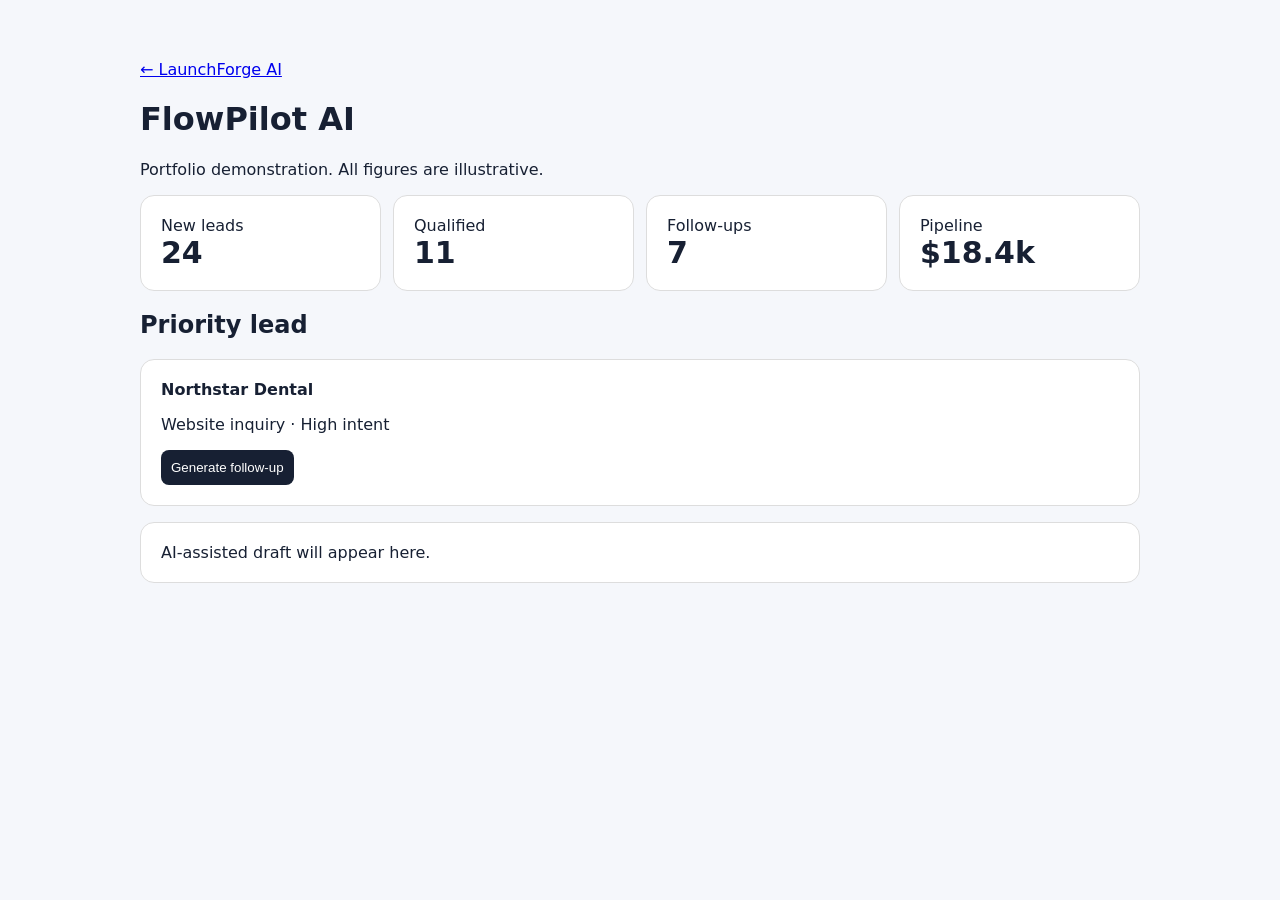
<file: demo/index.html>
<!doctype html><html><head><meta charset="utf-8"><meta name="viewport" content="width=device-width,initial-scale=1"><title>FlowPilot AI Demo</title><style>body{font-family:system-ui;background:#f5f7fb;color:#172033;max-width:1000px;margin:40px auto;padding:20px}.grid{display:grid;grid-template-columns:repeat(4,1fr);gap:12px}.card{background:white;border:1px solid #ddd;border-radius:14px;padding:20px}.n{font-size:30px;font-weight:800}button{background:#172033;color:white;border:0;border-radius:8px;padding:10px}@media(max-width:650px){.grid{grid-template-columns:1fr 1fr}}</style></head><body><a href="../">← LaunchForge AI</a><h1>FlowPilot AI</h1><p>Portfolio demonstration. All figures are illustrative.</p><div class="grid"><div class="card">New leads<div class="n">24</div></div><div class="card">Qualified<div class="n">11</div></div><div class="card">Follow-ups<div class="n">7</div></div><div class="card">Pipeline<div class="n">$18.4k</div></div></div><h2>Priority lead</h2><div class="card"><b>Northstar Dental</b><p>Website inquiry · High intent</p><button onclick="document.getElementById('d').innerText='AI draft: Thanks for reaching out. I can outline the fastest next step for your team.'">Generate follow-up</button></div><p class="card" id="d">AI-assisted draft will appear here.</p></body></html>
</file>
